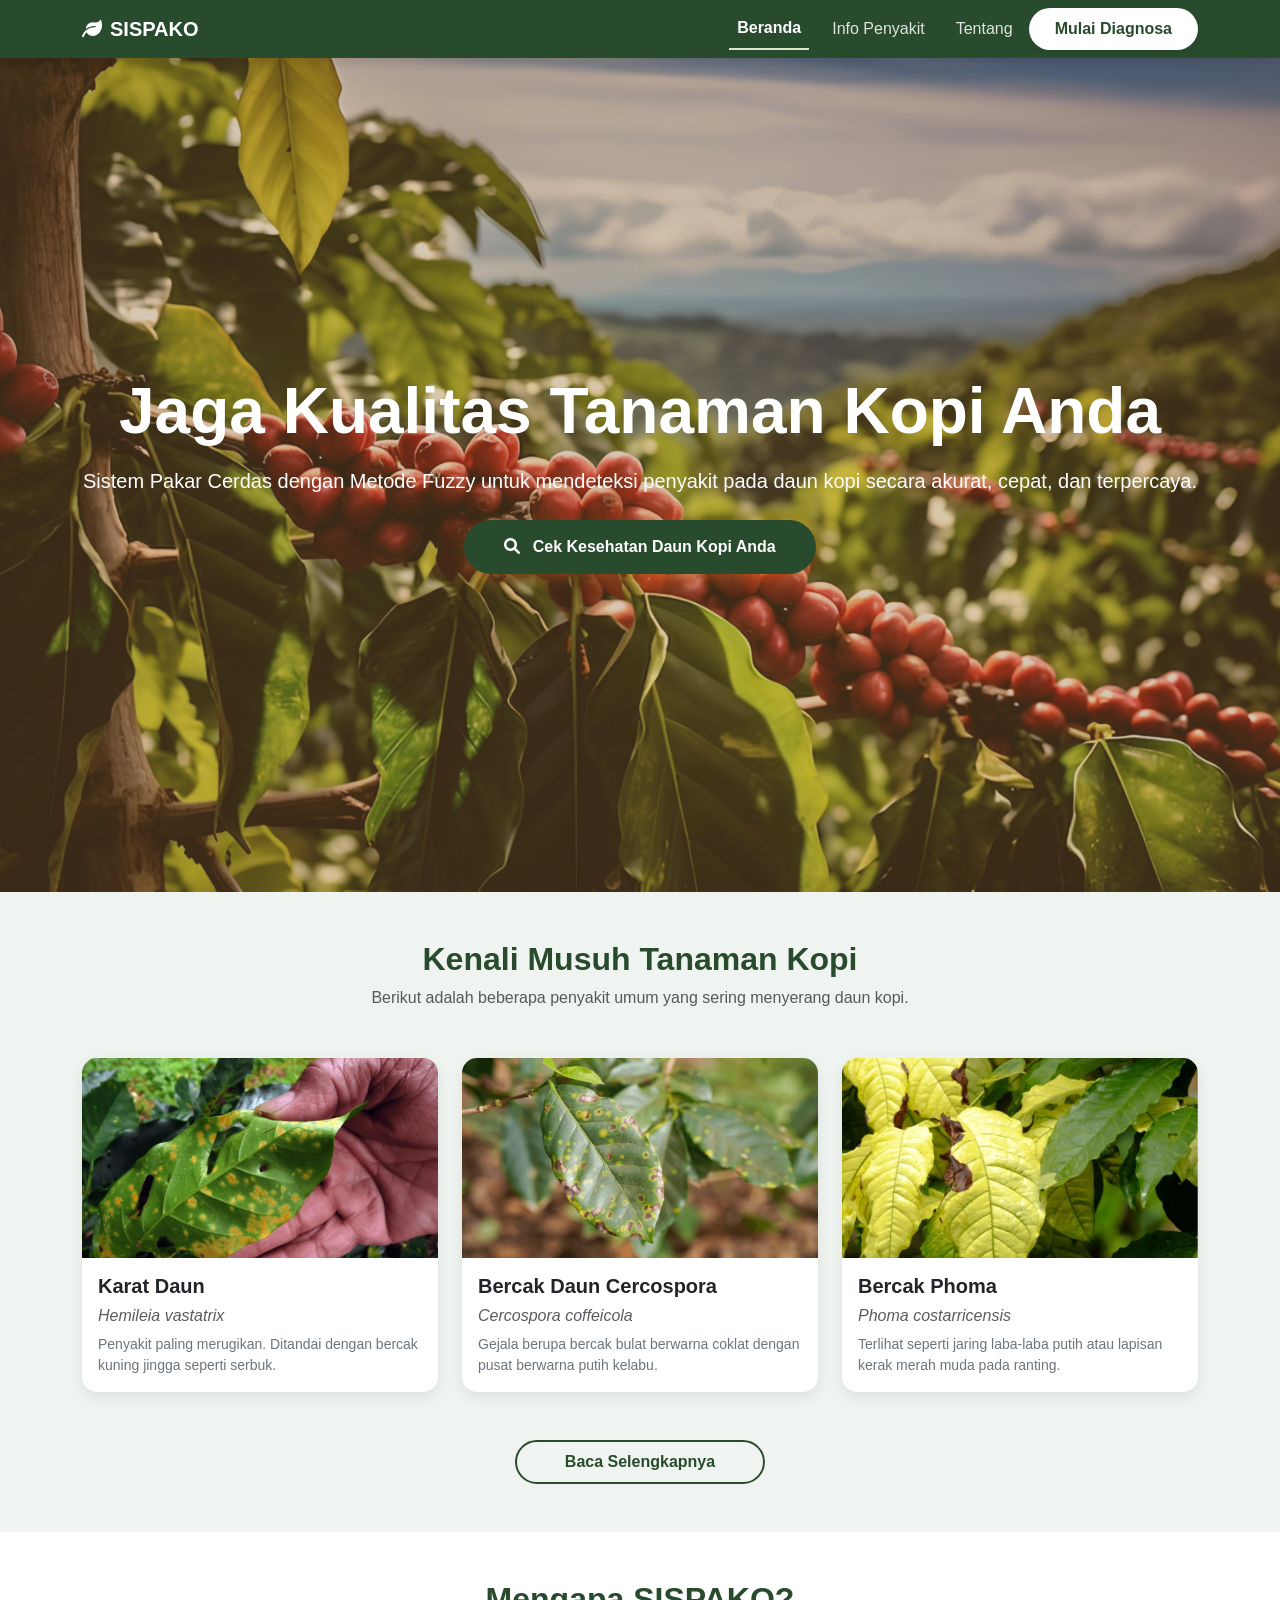
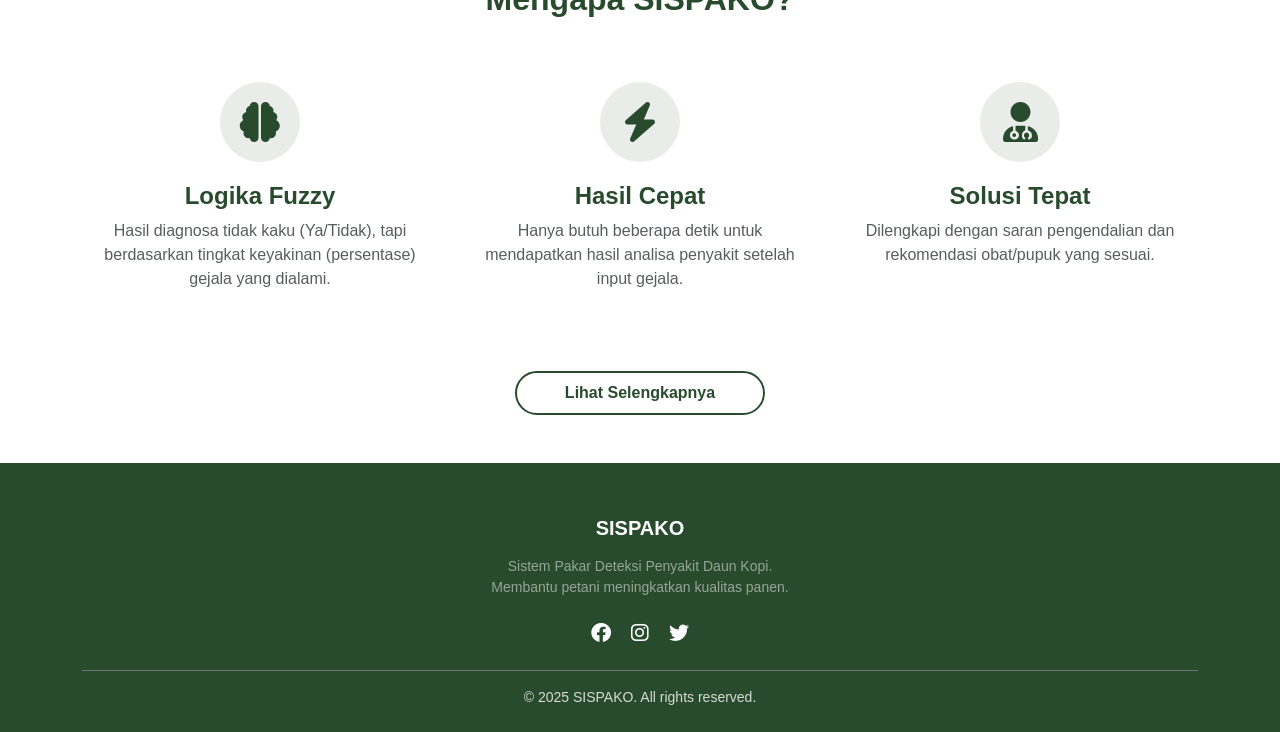
<file: index.html>
<!DOCTYPE html>
<html lang="id">
<head>
    <meta charset="UTF-8">
    <meta name="viewport" content="width=device-width, initial-scale=1.0">
    <title>SISPAKO - Deteksi Penyakit Kopi</title>
    
    <link href="https://cdn.jsdelivr.net/npm/bootstrap@5.3.0/dist/css/bootstrap.min.css" rel="stylesheet">
    <link rel="stylesheet" href="https://cdnjs.cloudflare.com/ajax/libs/font-awesome/6.0.0/css/all.min.css">

    <style>
        :root {
            /* --- PALET WARNA --- */
            --primary-color: #294B2D;   /* Coklat Kopi Gelap (Utama) */
            --secondary-color: #DBE7C9; /* Hijau Daun (Aksen) */
            --accent-color: #294B2D;    /* Bronze/Kopi Muda (Tombol) */
            --light-bg: #DBE7C9;        /* Krem Sangat Muda (Background Body) */
        }

        body {
            font-family: 'Segoe UI', sans-serif;
            background-color: var(--light-bg);
            padding-top: 56px; 
            display: flex;
            flex-direction: column;
            min-height: 100vh; 
        }

        /* --- HEADER / NAVBAR --- */
        .navbar-custom {
            background-color: var(--primary-color);
            box-shadow: 0 4px 10px rgba(0,0,0,0.1);
            min-height: 56px; 
        }
        .navbar-brand, .nav-link {
            color: #fff !important;
        }
        .nav-link {
            color: rgba(255,255,255,0.85) !important;
            margin-left: 15px;
            font-weight: 500;
            transition: 0.3s;
        }
        .nav-link:hover {
            color: #fff !important;
            opacity: 1;
        }

        /* --- MENU AKTIF (HIGHLIGHT) --- */
        .nav-link.active-page {
            font-weight: bold;
            border-bottom: 2px solid var(--secondary-color);
            color: #fff !important;
        }
        
        .btn-nav-action {
            background-color: white;
            color: var(--primary-color);
            font-weight: bold;
            border-radius: 50px;
            padding: 8px 25px;
            transition: 0.3s;
        }
        .btn-nav-action:hover {
            background-color: var(--secondary-color);
            color: #294B2D;
        }

        /* --- HERO SECTION --- */
        .hero-section {
            background: linear-gradient(rgba(151, 108, 58, 0.381), rgba(151, 108, 58, 0.381)), url('kopi.png');
            background-size: cover;
            background-position: center;
            height: 93vh;
            display: flex;
            align-items: center;
            justify-content: center;
            color: white;
            text-align: center;
            margin-top: -1px; 
        }

        .btn-diagnosa-hero {
            background-color: var(--accent-color);
            color: white;
            padding: 15px 40px;
            border-radius: 50px;
            font-weight: bold;
            text-decoration: none;
            transition: 0.3s;   
            border: none;
            display: inline-block;
            box-shadow: 0 4px 15px rgba(210, 105, 30, 0.4);
        }
        .btn-diagnosa-hero:hover {
            background-color: #DBE7C9;
            color: var(--primary-color);
            transform: translateY(-3px);
        }

        /* --- FEATURES --- */
        .feature-icon-box {
            width: 80px;
            height: 80px;
            background-color: rgba(41, 75, 45, 0.1); 
            border-radius: 50%;
            display: flex;
            align-items: center;
            justify-content: center;
            margin: 0 auto 20px;
            color: var(--primary-color); 
            font-size: 2.5rem;
        }

        /* --- CARDS --- */
        .card-penyakit {
            border: none;
            border-radius: 15px;
            overflow: hidden;
            box-shadow: 0 5px 15px rgba(0,0,0,0.08);
            transition: 0.3s;
            height: 100%;
            background: white;
        }
        .card-penyakit:hover {
            transform: translateY(-10px);
            box-shadow: 0 10px 25px rgba(0,0,0,0.15);
        }
        .card-penyakit img {
            height: 200px;
            object-fit: cover;
        }
        .btn-detail {
            border: 2px solid var(--primary-color);
            color: var(--primary-color);
            font-weight: 600;
            border-radius: 20px;
            text-decoration: none;
            display: inline-block;
            transition: 0.3s;
        }
        .btn-detail:hover {
            background-color: var(--primary-color);
            color: var(--secondary-color);
        }

        /* --- FOOTER --- */
        footer {
            background-color: var(--primary-color); 
            color: rgba(255,255,255,0.8);
            padding-top: 3rem;
            padding-bottom: 1.5rem;
            margin-top: auto; 
            border-top: 5px solid var(--accent-color); 
        }
    </style>
</head>
<body>

    <nav class="navbar navbar-expand-lg navbar-custom fixed-top">
      <div class="container">
        <a class="navbar-brand fw-bold" href="index.html">
            <i class="fas fa-leaf me-2"></i>SISPAKO 
        </a>
        <button class="navbar-toggler border-0 text-white" type="button" data-bs-toggle="collapse" data-bs-target="#navbarNav">
          <i class="fas fa-bars"></i>
        </button>
        <div class="collapse navbar-collapse" id="navbarNav">
          <ul class="navbar-nav ms-auto align-items-center">
            <li class="nav-item"><a class="nav-link active-page" href="index.html">Beranda</a></li>
            <li class="nav-item"><a class="nav-link" href="penyakit.html">Info Penyakit</a></li>
            <li class="nav-item"><a class="nav-link" href="tentang.html">Tentang</a></li>
            <li class="nav-item ms-lg-2 mt-2 mt-lg-0">
                <a class="btn btn-nav-action shadow-sm" href="diagnosa.html">Mulai Diagnosa</a>
            </li>
          </ul>
        </div>
      </div>
    </nav>

    <header class="hero-section">
        <div class="container">
            <h1 class="display-3 fw-bold mb-3">Jaga Kualitas Tanaman Kopi Anda</h1>
            <p class="lead mb-4">
                Sistem Pakar Cerdas dengan <strong>Metode Fuzzy</strong> untuk mendeteksi penyakit 
                pada daun kopi secara akurat, cepat, dan terpercaya.
            </p>
            <a href="diagnosa.html" class="btn-diagnosa-hero">
                <i class="fas fa-search me-2"></i> Cek Kesehatan Daun Kopi Anda
            </a>
        </div>
    </header>

    <section class="py-5" style="background-color: #f0f4f0;">
        <div class="container">
            
            <div class="text-center mb-5">
                <h2 class="fw-bold" style="color: var(--primary-color);">Kenali Musuh Tanaman Kopi</h2>
                <p class="text-muted">Berikut adalah beberapa penyakit umum yang sering menyerang daun kopi.</p>
            </div>

            <div class="row g-4">
                <div class="col-md-4">
                    <div class="card card-penyakit">
                        <img src="karat_daun.png" class="card-img-top" alt="Karat Daun">
                        <div class="card-body">
                            <h5 class="card-title fw-bold">Karat Daun</h5>
                            <h6 class="text-muted fst-italic mb-2">Hemileia vastatrix</h6>
                            <p class="card-text small text-secondary">Penyakit paling merugikan. Ditandai dengan bercak kuning jingga seperti serbuk.</p>
                        </div>
                    </div>
                </div>
                <div class="col-md-4">
                    <div class="card card-penyakit">
                        <img src="cercospora.png" class="card-img-top" alt="Bercak Daun">
                        <div class="card-body">
                            <h5 class="card-title fw-bold">Bercak Daun Cercospora</h5>
                            <h6 class="text-muted fst-italic mb-2">Cercospora coffeicola</h6>
                            <p class="card-text small text-secondary">Gejala berupa bercak bulat berwarna coklat dengan pusat berwarna putih kelabu.</p>
                        </div>
                    </div>
                </div>
                <div class="col-md-4">
                    <div class="card card-penyakit">
                        <img src="phoma.png" class="card-img-top" alt="Jamur Upas">
                        <div class="card-body">
                            <h5 class="card-title fw-bold">Bercak Phoma</h5>
                            <h6 class="text-muted fst-italic mb-2">Phoma costarricensis</h6>
                            <p class="card-text small text-secondary">Terlihat seperti jaring laba-laba putih atau lapisan kerak merah muda pada ranting.</p>
                        </div>
                    </div>
                </div>
            </div>

            <div class="text-center mt-5">
                <a href="penyakit.html" class="btn btn-detail rounded-pill px-5 py-2">
                    Baca Selengkapnya
                </a>
            </div>

        </div>
    </section>

    <section class="py-5 bg-white">
        <div class="container">
            <div class="text-center mb-5">
                <h2 class="fw-bold" style="color: var(--primary-color);">Mengapa SISPAKO?</h2>
            </div>

            <div class="row g-4 text-center">
                <div class="col-md-4">
                    <div class="p-3">
                        <div class="feature-icon-box">
                            <i class="fas fa-brain "></i>
                        </div>
                        <h4 class="fw-bold" style="color: var(--primary-color)">Logika Fuzzy</h4>
                        <p class="text-muted">Hasil diagnosa tidak kaku (Ya/Tidak), tapi berdasarkan tingkat keyakinan (persentase) gejala yang dialami.</p>
                    </div>
                </div>
                <div class="col-md-4">
                    <div class="p-3">
                        <div class="feature-icon-box">
                            <i class="fas fa-bolt"></i>
                        </div>
                        <h4 class="fw-bold" style="color: var(--primary-color)">Hasil Cepat</h4>
                        <p class="text-muted">Hanya butuh beberapa detik untuk mendapatkan hasil analisa penyakit setelah input gejala.</p>
                    </div>
                </div>
                <div class="col-md-4">
                    <div class="p-3">
                        <div class="feature-icon-box">
                            <i class="fas fa-user-md"></i>
                        </div>
                        <h4 class="fw-bold" style="color: var(--primary-color)">Solusi Tepat</h4>
                        <p class="text-muted">Dilengkapi dengan saran pengendalian dan rekomendasi obat/pupuk yang sesuai.</p>
                    </div>
                </div>
            </div>

            <div class="text-center mt-5">
                <a href="tentang.html" class="btn btn-detail rounded-pill px-5 py-2">
                    Lihat Selengkapnya
                </a>
            </div>

        </div>
    </section>

    <footer class="text-center">
        <div class="container">
            <h5 class="fw-bold text-white mb-3">SISPAKO</h5>
            <p class="small mb-4 text-white-50">Sistem Pakar Deteksi Penyakit Daun Kopi.<br>Membantu petani meningkatkan kualitas panen.</p>
            
            <div class="mb-4">
                <a href="#" class="text-white me-3"><i class="fab fa-facebook fa-lg"></i></a>
                <a href="#" class="text-white me-3"><i class="fab fa-instagram fa-lg"></i></a>
                <a href="#" class="text-white"><i class="fab fa-twitter fa-lg"></i></a>
            </div>

            <p class="mb-0 border-top border-secondary pt-3 small">&copy; 2025 SISPAKO. All rights reserved.</p>
        </div>
    </footer>

    <script src="https://cdn.jsdelivr.net/npm/bootstrap@5.3.0/dist/js/bootstrap.bundle.min.js"></script>

</body>
</html>
</file>
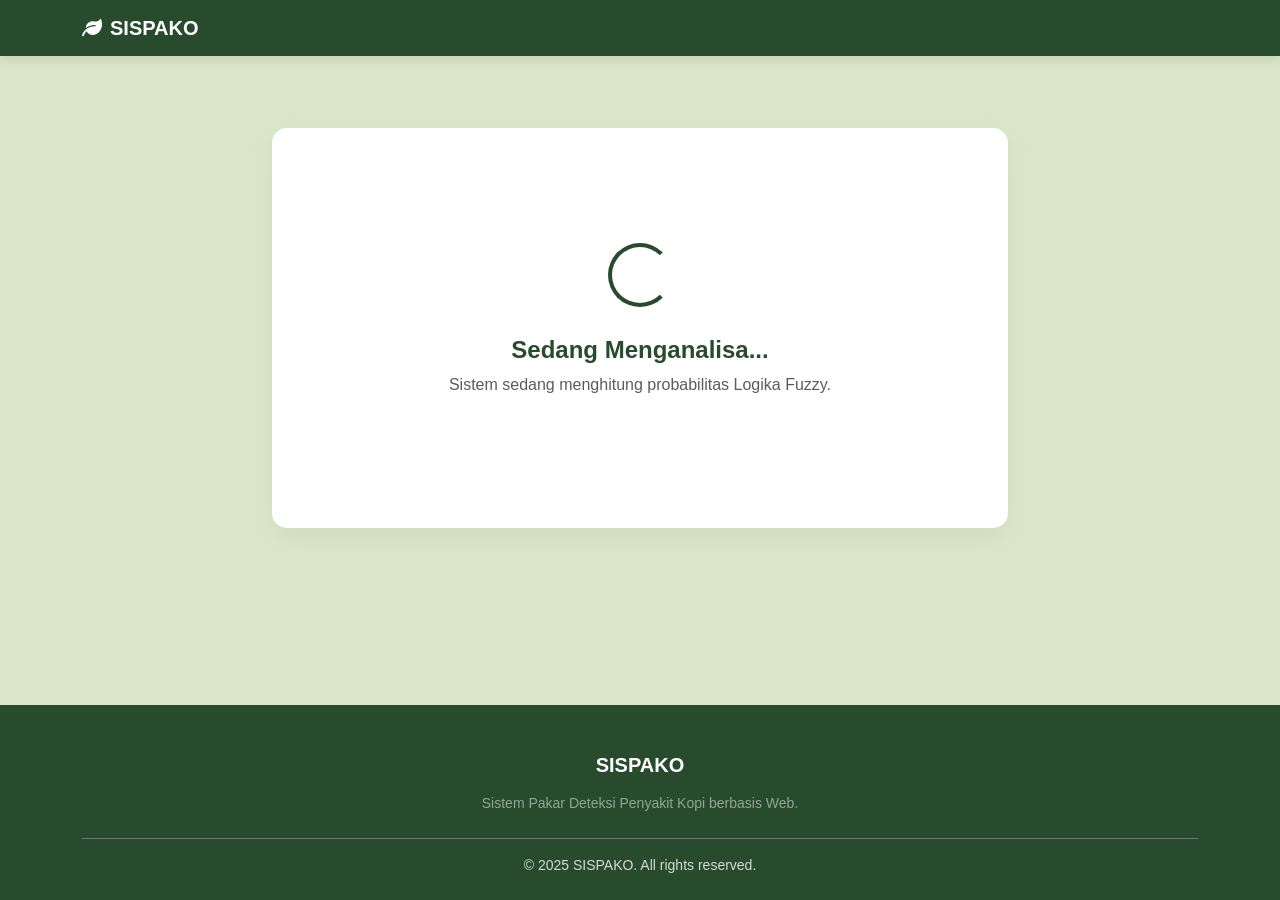
<file: hasil_diagnosa.html>
<!DOCTYPE html>
<html lang="id">
<head>
    <meta charset="UTF-8">
    <meta name="viewport" content="width=device-width, initial-scale=1.0">
    <title>Hasil Diagnosa - SISPAKO</title>
    
    <link href="https://cdn.jsdelivr.net/npm/bootstrap@5.3.0/dist/css/bootstrap.min.css" rel="stylesheet">
    <link rel="stylesheet" href="https://cdnjs.cloudflare.com/ajax/libs/font-awesome/6.0.0/css/all.min.css">

    <style>
        /* --- STYLE KONSISTEN --- */
        :root {
            --primary-color: #294B2D;   /* Hijau Tua */
            --secondary-color: #DBE7C9; /* Hijau Muda */
            --accent-color: #294B2D;    
            --light-bg: #DBE7C9;       
        }

        body {
            font-family: 'Segoe UI', sans-serif;
            background-color: var(--light-bg);
            padding-top: 56px; 
            display: flex;
            flex-direction: column;
            min-height: 100vh; 
        }

        /* --- NAVBAR --- */
        .navbar-custom {
            background-color: var(--primary-color);
            box-shadow: 0 4px 10px rgba(0,0,0,0.1);
        }
        .navbar-brand, .nav-link {
            color: #fff !important;
        }
        
        /* --- CARD STYLE --- */
        .card-form {
            border: none;
            border-radius: 15px;
            box-shadow: 0 10px 30px rgba(0,0,0,0.05);
            background-color: white;
            overflow: hidden;
            min-height: 400px;
            display: flex;
            flex-direction: column;
            justify-content: center;
            padding: 40px;
        }

        /* --- LOADING ANIMATION --- */
        #loading-screen {
            text-align: center;
            padding: 50px;
        }
        .spinner-custom {
            width: 4rem; 
            height: 4rem;
            color: var(--primary-color);
        }

        /* --- HASIL CONTENT --- */
        #result-content {
            display: none;
            animation: fadeIn 0.8s ease-out;
        }

        @keyframes fadeIn {
            from { opacity: 0; transform: translateY(20px); }
            to { opacity: 1; transform: translateY(0); }
        }

        /* --- GAMBAR HASIL PENYAKIT (BARU) --- */
        .result-img-wrapper {
            text-align: center;
            margin-bottom: 30px;
            background-color: #f8f9fa;
            padding: 15px;
            border-radius: 10px;
            border: 1px solid #eee;
        }
        .result-img {
            max-width: 100%;
            height: 250px;
            object-fit: contain;
            border-radius: 5px;
        }

        /* --- PROGRESS BAR --- */
        .progress {
            height: 25px;
            border-radius: 15px;
            background-color: #e9ecef;
        }
        .progress-bar {
            background-color: var(--primary-color);
            font-weight: bold;
        }
        .progress-bar-secondary {
            background-color: #6c757d;
        }

        /* --- TOMBOL --- */
        .btn-outline-custom {
            color: var(--primary-color);
            border: 2px solid var(--primary-color);
            background-color: transparent;
            font-weight: bold;
            transition: all 0.3s ease;
        }
        .btn-outline-custom:hover {
            background-color: var(--primary-color);
            color: white;
            box-shadow: 0 5px 15px rgba(41, 75, 45, 0.4);
            transform: translateY(-2px);
        }

        /* --- LINK KEMBALI --- */
        .link-back {
            color: #6c757d;
            text-decoration: none;
            font-weight: 500;
            transition: 0.3s ease;
            display: inline-block;
            margin-top: 15px;
        }
        .link-back:hover {
            color: var(--primary-color) !important;
            transform: translateY(-3px);
        }

        /* --- FOOTER --- */
        footer {
            background-color: var(--primary-color); 
            color: rgba(255,255,255,0.8);
            padding-top: 3rem;
            padding-bottom: 1.5rem;
            margin-top: auto; 
            border-top: 5px solid var(--secondary-color); 
        }
    </style>
</head>
<body>

    <nav class="navbar navbar-expand-lg navbar-custom fixed-top">
      <div class="container">
        <a class="navbar-brand fw-bold" href="index.html">
            <i class="fas fa-leaf me-2"></i>SISPAKO 
        </a>
      </div>
    </nav>

    <div class="container pb-5 pt-5 mt-4">
        <div class="row justify-content-center">
            <div class="col-lg-8">
                
                <div class="card card-form">
                    
                    <div id="loading-screen">
                        <div class="spinner-border spinner-custom" role="status"></div>
                        <h4 class="mt-4 fw-bold" style="color: var(--primary-color);">Sedang Menganalisa...</h4>
                        <p class="text-muted">Sistem sedang menghitung probabilitas Logika Fuzzy.</p>
                    </div>

                    <div id="result-content">
                        
                        <div class="text-center mb-4">
                            <span class="badge rounded-pill px-3 py-2 mb-2" style="background-color: var(--secondary-color); color: var(--primary-color); font-weight: bold;">Analisa Selesai</span>
                            <h2 class="fw-bold" style="color: var(--primary-color);">Hasil Diagnosa</h2>
                        </div>

                        <div class="result-img-wrapper">
                            <p class="text-muted small mb-2">Teridentifikasi Visual:</p>
                            <img src="cercospora.png" alt="Gambar Penyakit Terdeteksi" class="result-img">
                        </div>

                        <div class="mb-4">
                            <div class="d-flex justify-content-between mb-1">
                                <span class="fw-bold text-dark">Bercak Daun Cercospora (BDC)</span>
                                <span class="fw-bold" style="color: var(--primary-color);">85%</span>
                            </div>
                            <div class="progress">
                                <div class="progress-bar" role="progressbar" style="width: 85%"></div>
                            </div>
                        </div>

                        <div class="mb-4">
                            <div class="d-flex justify-content-between mb-1">
                                <span class="fw-bold text-secondary">Antraknosa</span>
                                <span class="fw-bold text-secondary">40%</span>
                            </div>
                            <div class="progress">
                                <div class="progress-bar progress-bar-secondary" role="progressbar" style="width: 40%"></div>
                            </div>
                        </div>

                        <div class="alert mt-5" style="background-color: #f8fdf8; border-left: 5px solid var(--primary-color);">
                            <h4 class="alert-heading fw-bold" style="color: var(--primary-color);">
                                <i class="fas fa-check-circle me-2"></i>Kesimpulan
                            </h4>
                            <p class="lead" style="font-size: 1.1rem;">
                                Tanaman Anda terindikasi kuat terserang <strong>Bercak Daun Cercospora</strong>.
                            </p>
                            <hr>
                            <p class="mb-2 fw-bold" style="color: #333;">Rekomendasi Penanganan:</p>
                            <ul class="mb-0 ps-3 text-secondary">
                                <li>Berikan naungan yang cukup pada tanaman (pohon pelindung).</li>
                                <li>Lakukan pemupukan berimbang (terutama Kalium dan Nitrogen).</li>
                                <li>Lakukan sanitasi kebun dan bersihkan gulma di sekitar pohon.</li>
                            </ul>
                        </div>

                        <div class="text-center mt-5">
                            <a href="diagnosa.html" class="btn btn-outline-custom rounded-pill px-5 py-2">
                                <i class="fas fa-redo me-2"></i> Diagnosa Ulang
                            </a>
                            <br>
                            <a href="index.html" class="link-back">
                                <i class="fas fa-home me-1"></i> Kembali ke Beranda
                            </a>
                        </div>

                    </div> </div> </div>
        </div>
    </div>

    <footer class="text-center">
        <div class="container">
            <h5 class="fw-bold text-white mb-3">SISPAKO</h5>
            <p class="small mb-4 text-white-50">Sistem Pakar Deteksi Penyakit Kopi berbasis Web.</p>
            <p class="mb-0 border-top border-secondary pt-3 small">&copy; 2025 SISPAKO. All rights reserved.</p>
        </div>
    </footer>

    <script src="https://cdn.jsdelivr.net/npm/bootstrap@5.3.0/dist/js/bootstrap.bundle.min.js"></script>

    <script>
        window.onload = function() {
            setTimeout(function() {
                document.getElementById('loading-screen').style.display = 'none';
                const resultContent = document.getElementById('result-content');
                resultContent.style.display = 'block';
                document.querySelector('.card-form').style.justifyContent = 'flex-start';
            }, 2500);
        };
    </script>

</body>
</html>
</file>
